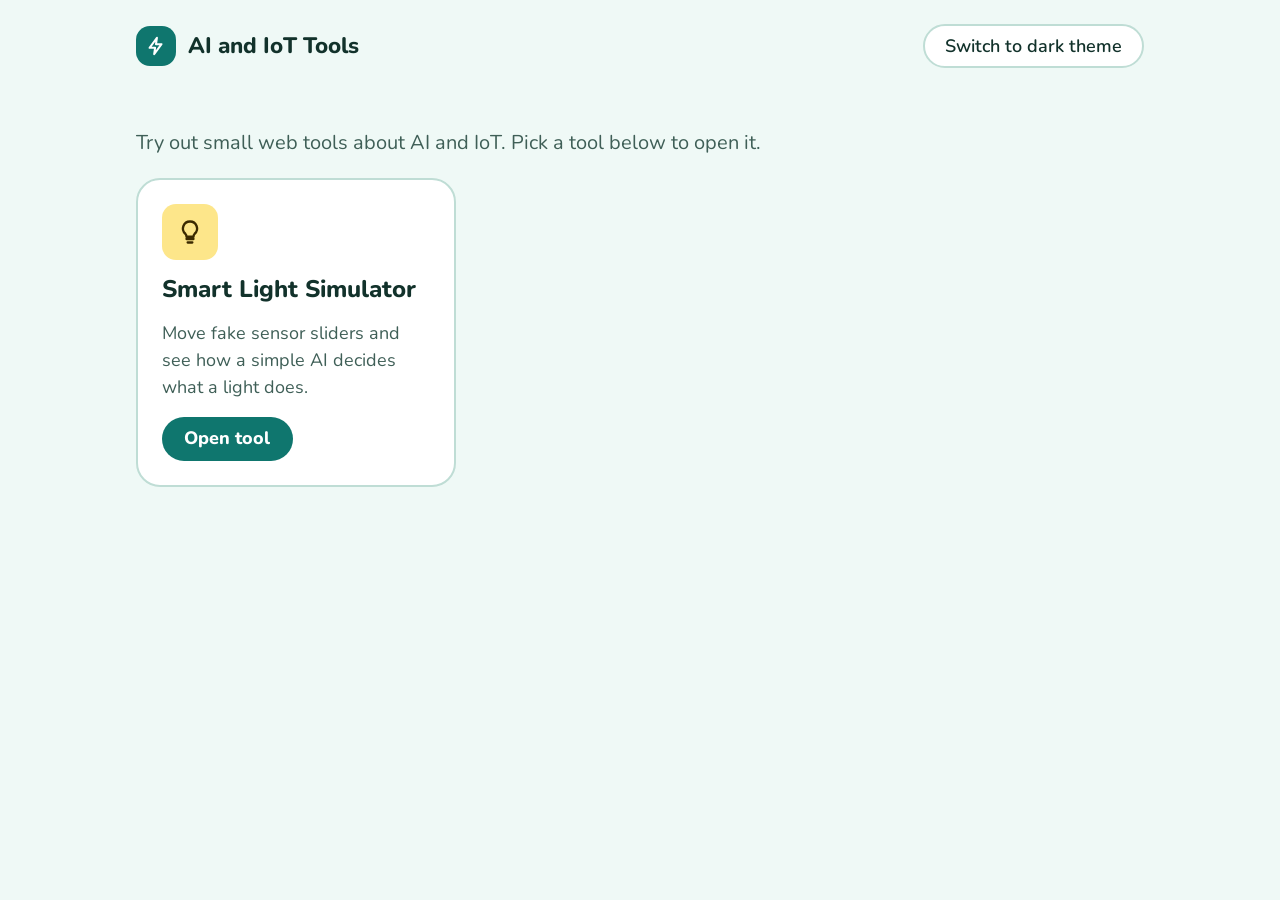
<file: index.html>
<!DOCTYPE html>
<html lang="en">
<head>
  <meta charset="utf-8">
  <meta name="viewport" content="width=device-width, initial-scale=1">
  <title>AI and IoT Tools</title>
  <link rel="stylesheet" href="https://fonts.googleapis.com/css2?family=Nunito:wght@400;600;800&display=swap">
  <link rel="stylesheet" href="styles.css">
  <script src="theme.js"></script>
</head>
<body>
  <header>
    <div class="brand">
      <span class="logo" aria-hidden="true">
        <svg width="22" height="22" viewBox="0 0 24 24" fill="none" stroke="currentColor" stroke-width="2.2" stroke-linecap="round" stroke-linejoin="round"><path d="M13 3 5 14h6l-1 7 8-11h-6z"></path></svg>
      </span>
      <h1>AI and IoT Tools</h1>
    </div>
    <button id="theme-toggle" type="button">Switch to dark theme</button>
  </header>
  <main>
    <p class="intro">Try out small web tools about AI and IoT. Pick a tool below to open it.</p>
    <ul class="cards">
      <li>
        <a class="card" href="tool1.html">
          <span class="card-icon" aria-hidden="true">
            <svg width="28" height="28" viewBox="0 0 24 24" fill="none" stroke="currentColor" stroke-width="2" stroke-linecap="round" stroke-linejoin="round"><path d="M9 18h6M10 21h4M12 3a6 6 0 0 0-4 10.5c.8.8 1 1.5 1 2.5h6c0-1 .2-1.7 1-2.5A6 6 0 0 0 12 3z"></path></svg>
          </span>
          <h2>Smart Light Simulator</h2>
          <p>Move fake sensor sliders and see how a simple AI decides what a light does.</p>
          <span class="card-action">Open tool</span>
        </a>
      </li>
    </ul>
  </main>
</body>
</html>
</file>
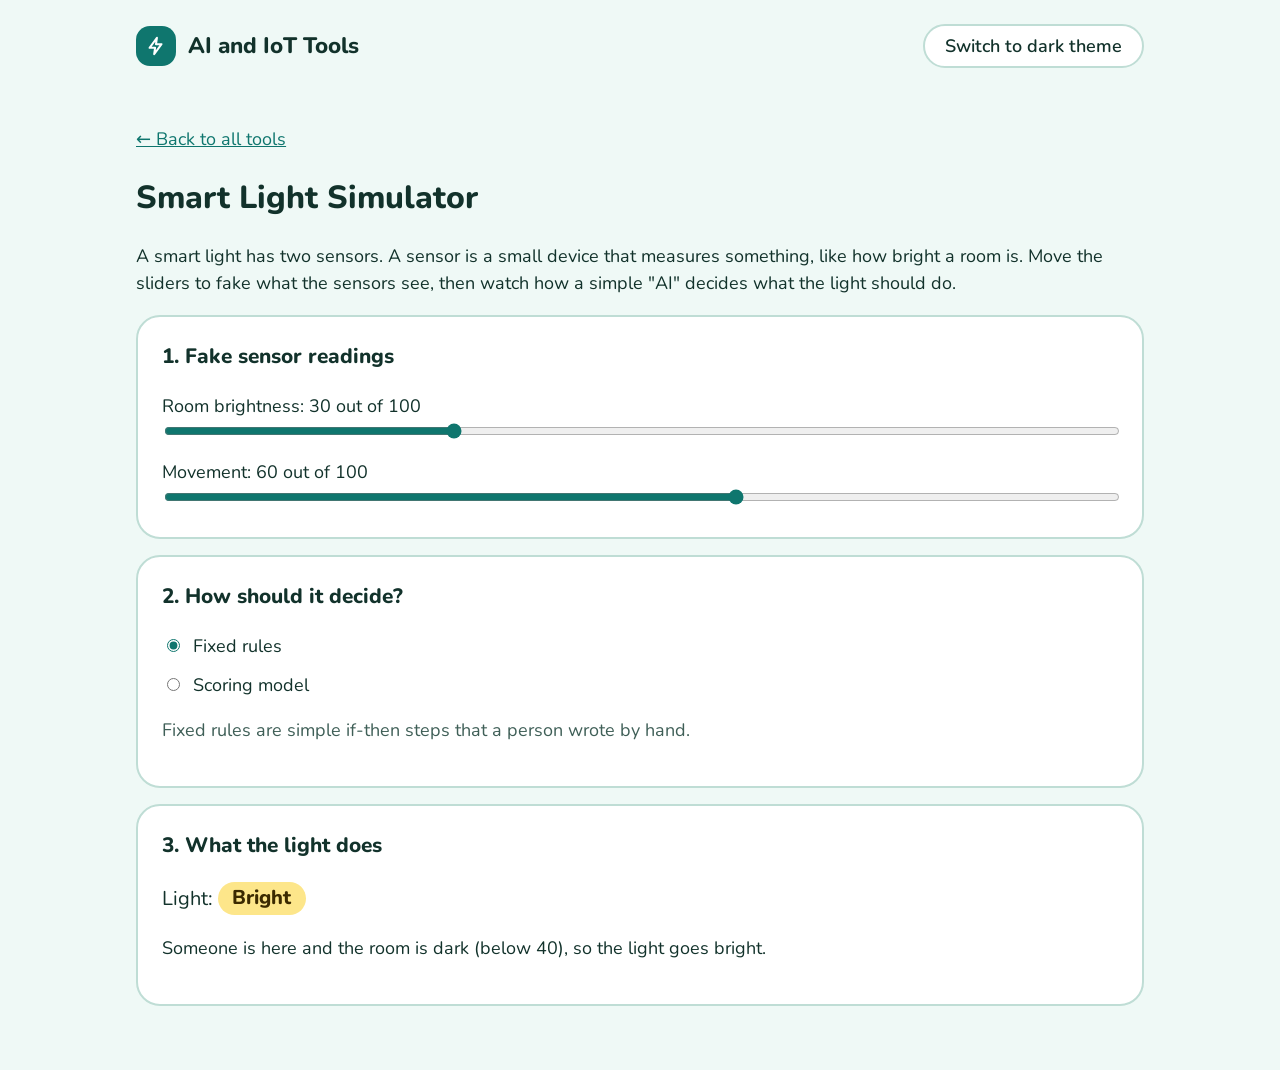
<file: tool1.html>
<!DOCTYPE html>
<html lang="en">
<head>
  <meta charset="utf-8">
  <meta name="viewport" content="width=device-width, initial-scale=1">
  <title>Smart Light Simulator</title>
  <link rel="stylesheet" href="https://fonts.googleapis.com/css2?family=Nunito:wght@400;600;800&display=swap">
  <link rel="stylesheet" href="styles.css">
  <script src="theme.js"></script>
</head>
<body>
  <header>
    <div class="brand">
      <span class="logo" aria-hidden="true">
        <svg width="22" height="22" viewBox="0 0 24 24" fill="none" stroke="currentColor" stroke-width="2.2" stroke-linecap="round" stroke-linejoin="round"><path d="M13 3 5 14h6l-1 7 8-11h-6z"></path></svg>
      </span>
      <h1>AI and IoT Tools</h1>
    </div>
    <button id="theme-toggle" type="button">Switch to dark theme</button>
  </header>
  <main>
    <p><a href="index.html">&larr; Back to all tools</a></p>
    <h2>Smart Light Simulator</h2>
    <p>
      A smart light has two sensors. A sensor is a small device that measures
      something, like how bright a room is. Move the sliders to fake what the
      sensors see, then watch how a simple "AI" decides what the light should do.
    </p>

    <section class="panel">
      <h3>1. Fake sensor readings</h3>
      <label for="brightness">Room brightness: <span id="brightness-value"></span></label>
      <input id="brightness" type="range" min="0" max="100" value="30">
      <label for="movement">Movement: <span id="movement-value"></span></label>
      <input id="movement" type="range" min="0" max="100" value="60">
    </section>

    <section class="panel">
      <h3>2. How should it decide?</h3>
      <label><input type="radio" name="mode" value="rule" checked> Fixed rules</label>
      <label><input type="radio" name="mode" value="score"> Scoring model</label>
      <p id="mode-help" class="muted"></p>

      <div id="weights" hidden>
        <p class="muted">
          A weight says how much the model cares about a sensor. A higher weight
          means that sensor has more say in the score.
        </p>
        <label for="w-dark">Weight for darkness: <span id="w-dark-value"></span></label>
        <input id="w-dark" type="range" min="0" max="10" value="5">
        <label for="w-move">Weight for movement: <span id="w-move-value"></span></label>
        <input id="w-move" type="range" min="0" max="10" value="5">
      </div>
    </section>

    <section class="panel" aria-live="polite">
      <h3>3. What the light does</h3>
      <p class="result">Light: <strong id="decision"></strong></p>
      <p id="reason"></p>
    </section>
  </main>
  <script src="simulator.js"></script>
</body>
</html>
</file>
<file: styles.css>
/* Design Direction: "Classroom" (see CLAUDE.md). Use these variables; never hard-code colours. */
:root {
  --bg: #eff9f6;
  --card: #ffffff;
  --text: #12322b;
  --muted: #3f5f57;
  --border: #bfddd5;
  --accent: #0f766e;
  --accent-text: #ffffff;
  --chip-bg: #fde68a;
  --chip-text: #3b2a00;

  --font: "Nunito", system-ui, sans-serif;
  --radius-card: 24px;
  --radius-small: 14px;
  --radius-pill: 999px;
  --space-s: 0.5rem;
  --space-m: 1rem;
  --space-l: 1.5rem;
  --space-xl: 3rem;
}

:root[data-theme="dark"] {
  --bg: #0d1b18;
  --card: #14272a;
  --text: #e6f7f2;
  --muted: #a5c7be;
  --border: #2a4a45;
  --accent: #5eead4;
  --accent-text: #0d1b18;
  --chip-bg: #4a3a0c;
  --chip-text: #fde68a;
}

* {
  box-sizing: border-box;
}

body {
  margin: 0;
  font-family: var(--font);
  font-size: 1.125rem;
  line-height: 1.5;
  background: var(--bg);
  color: var(--text);
}

a {
  color: var(--accent);
}

:focus-visible {
  outline: 3px solid var(--accent);
  outline-offset: 2px;
}

header,
main {
  max-width: 65rem;
  margin: 0 auto;
  padding: var(--space-l) var(--space-m);
}

main {
  padding-top: var(--space-m);
  padding-bottom: var(--space-xl);
}

header {
  display: flex;
  flex-wrap: wrap;
  align-items: center;
  justify-content: space-between;
  gap: var(--space-m);
}

.brand {
  display: flex;
  align-items: center;
  gap: 0.75rem;
}

.logo {
  display: flex;
  align-items: center;
  justify-content: center;
  width: 2.5rem;
  height: 2.5rem;
  border-radius: var(--radius-small);
  background: var(--accent);
  color: var(--accent-text);
}

header h1 {
  margin: 0;
  font-size: 1.4rem;
  font-weight: 800;
}

h2 {
  font-size: 2rem;
  font-weight: 800;
  line-height: 1.15;
}

h3 {
  font-size: 1.3rem;
  font-weight: 800;
}

.intro {
  font-size: 1.25rem;
  color: var(--muted);
}

button {
  font: inherit;
  font-weight: 600;
  min-height: 2.75rem;
  color: var(--text);
  background: var(--card);
  border: 2px solid var(--border);
  border-radius: var(--radius-pill);
  padding: 0 1.25rem;
  cursor: pointer;
}

.cards {
  display: grid;
  grid-template-columns: repeat(auto-fill, minmax(18rem, 1fr));
  gap: var(--space-l);
  padding: 0;
  list-style: none;
}

.card {
  display: flex;
  flex-direction: column;
  gap: var(--space-m);
  height: 100%;
  padding: var(--space-l);
  background: var(--card);
  border: 2px solid var(--border);
  border-radius: var(--radius-card);
  color: var(--text);
  text-decoration: none;
}

.card:hover,
.card:focus-visible {
  border-color: var(--accent);
}

.card-icon {
  display: flex;
  align-items: center;
  justify-content: center;
  width: 3.5rem;
  height: 3.5rem;
  border-radius: var(--radius-small);
  background: var(--chip-bg);
  color: var(--chip-text);
}

.card h2 {
  margin: 0;
  font-size: 1.5rem;
}

.card p {
  margin: 0;
  color: var(--muted);
}

.card-action {
  align-self: flex-start;
  display: inline-flex;
  align-items: center;
  min-height: 2.75rem;
  padding: 0 1.4rem;
  border-radius: var(--radius-pill);
  background: var(--accent);
  color: var(--accent-text);
  font-weight: 800;
}

.panel {
  margin: var(--space-m) 0;
  padding: var(--space-l);
  background: var(--card);
  border: 2px solid var(--border);
  border-radius: var(--radius-card);
}

.panel h3 {
  margin-top: 0;
}

.panel label {
  display: block;
  margin-top: 0.75rem;
}

.panel input[type="range"],
.panel input[type="radio"] {
  accent-color: var(--accent);
}

.panel input[type="range"] {
  width: 100%;
}

.panel input[type="radio"] {
  margin-right: var(--space-s);
}

.muted {
  color: var(--muted);
}

.result {
  font-size: 1.25rem;
}

.result strong {
  display: inline-block;
  padding: 0.1rem 0.9rem;
  border-radius: var(--radius-pill);
  background: var(--chip-bg);
  color: var(--chip-text);
  font-weight: 800;
}
</file>
